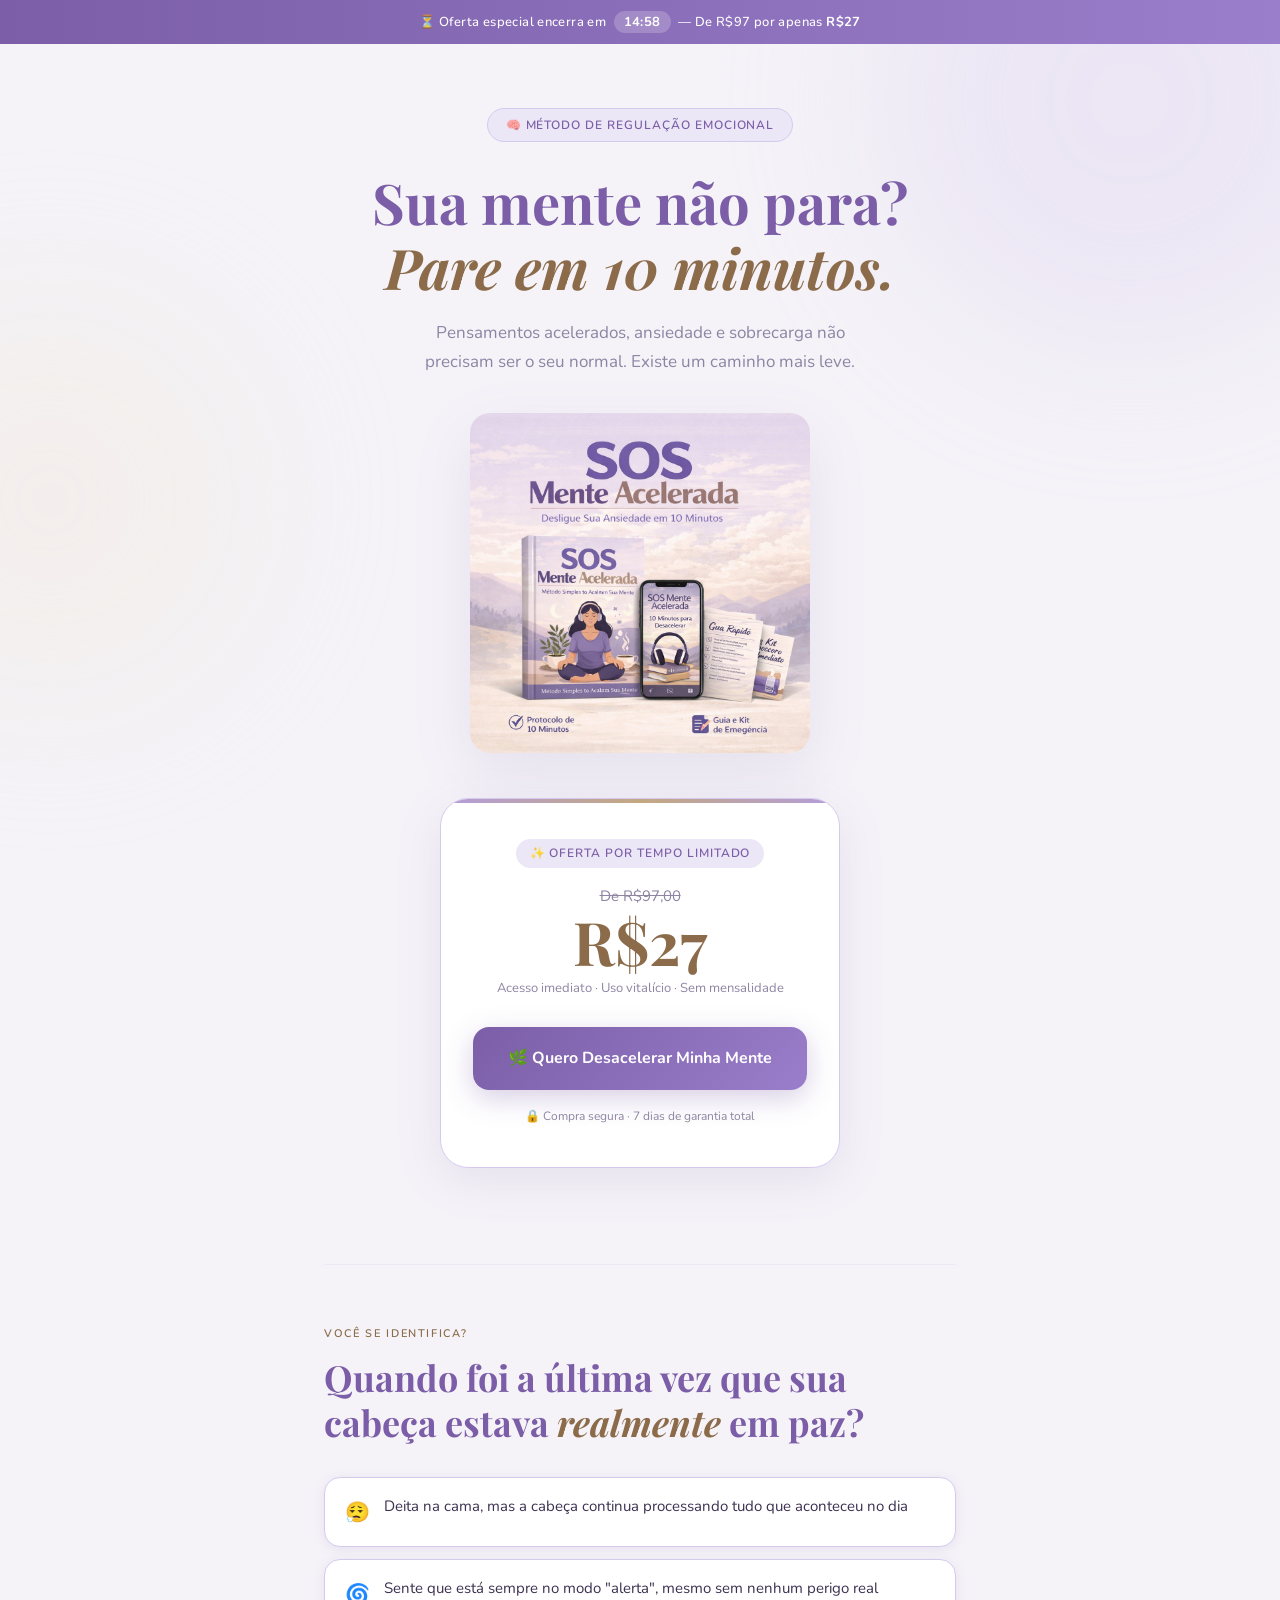
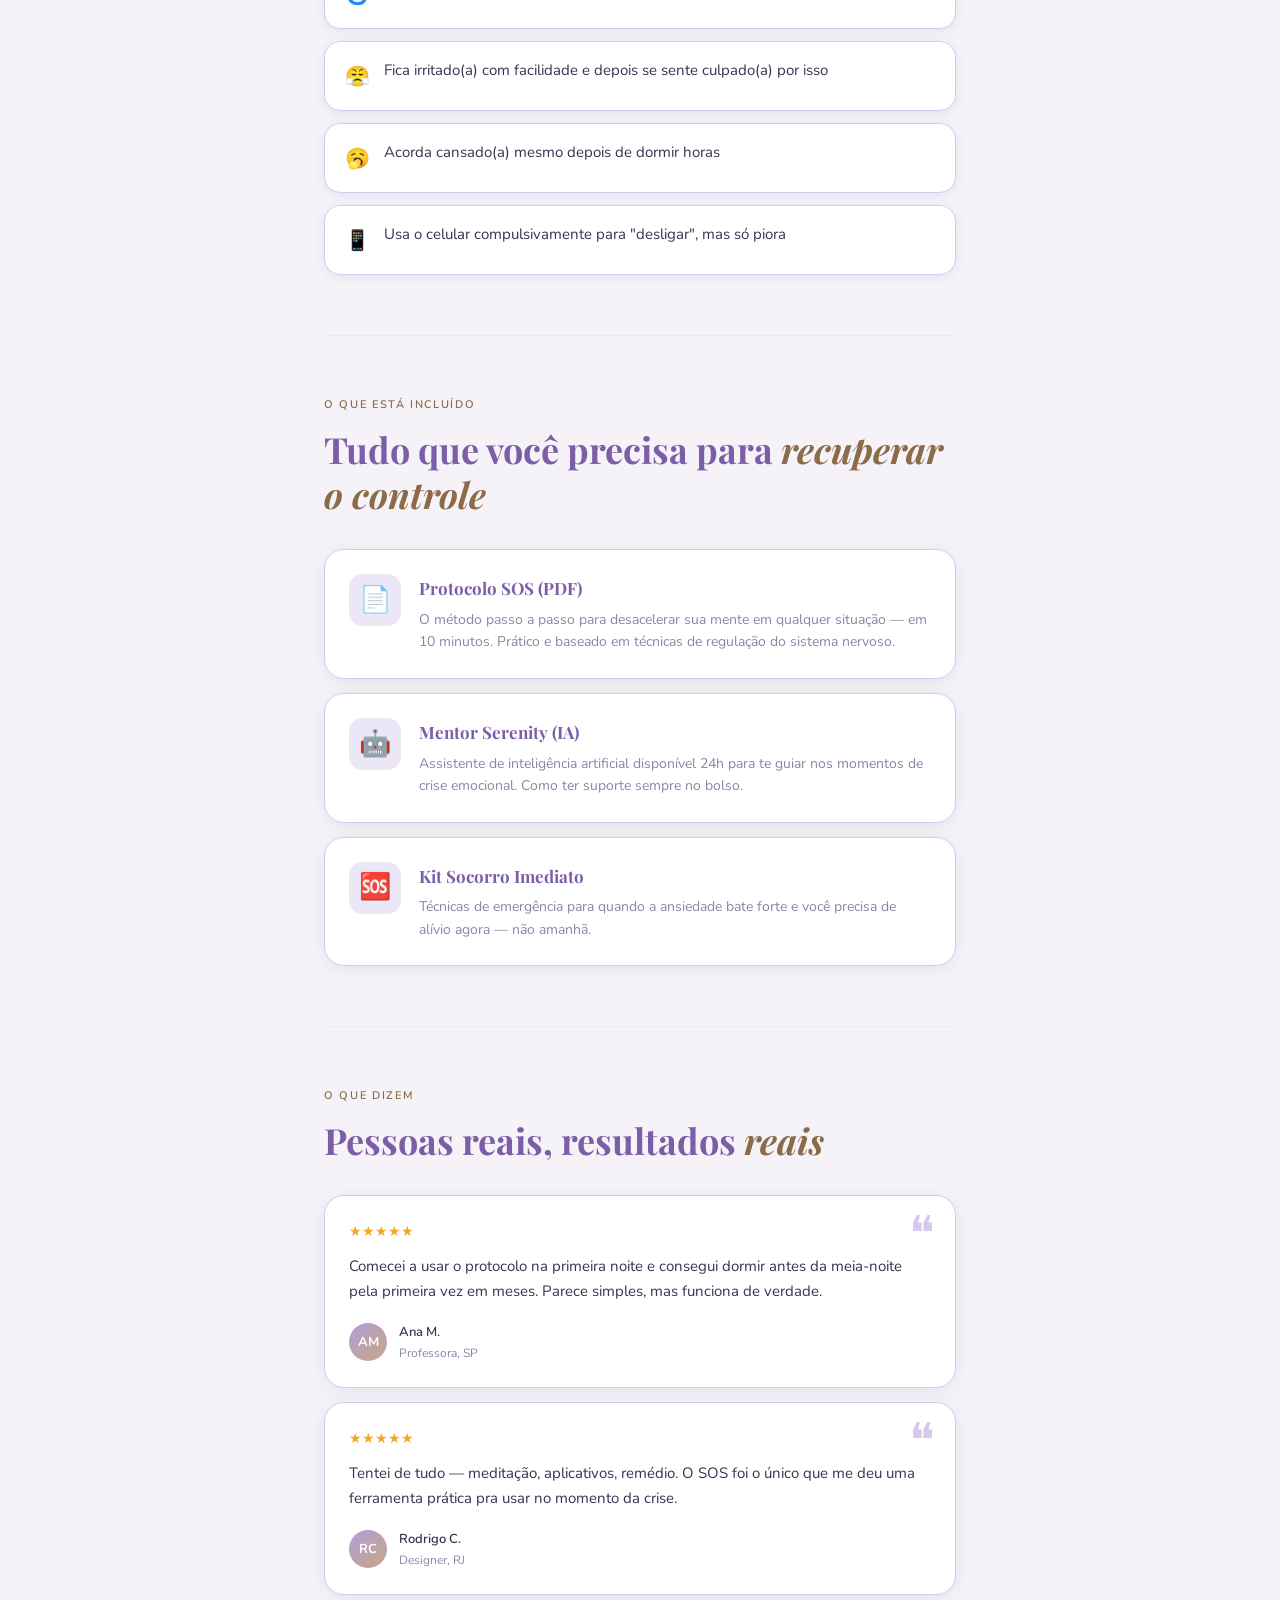
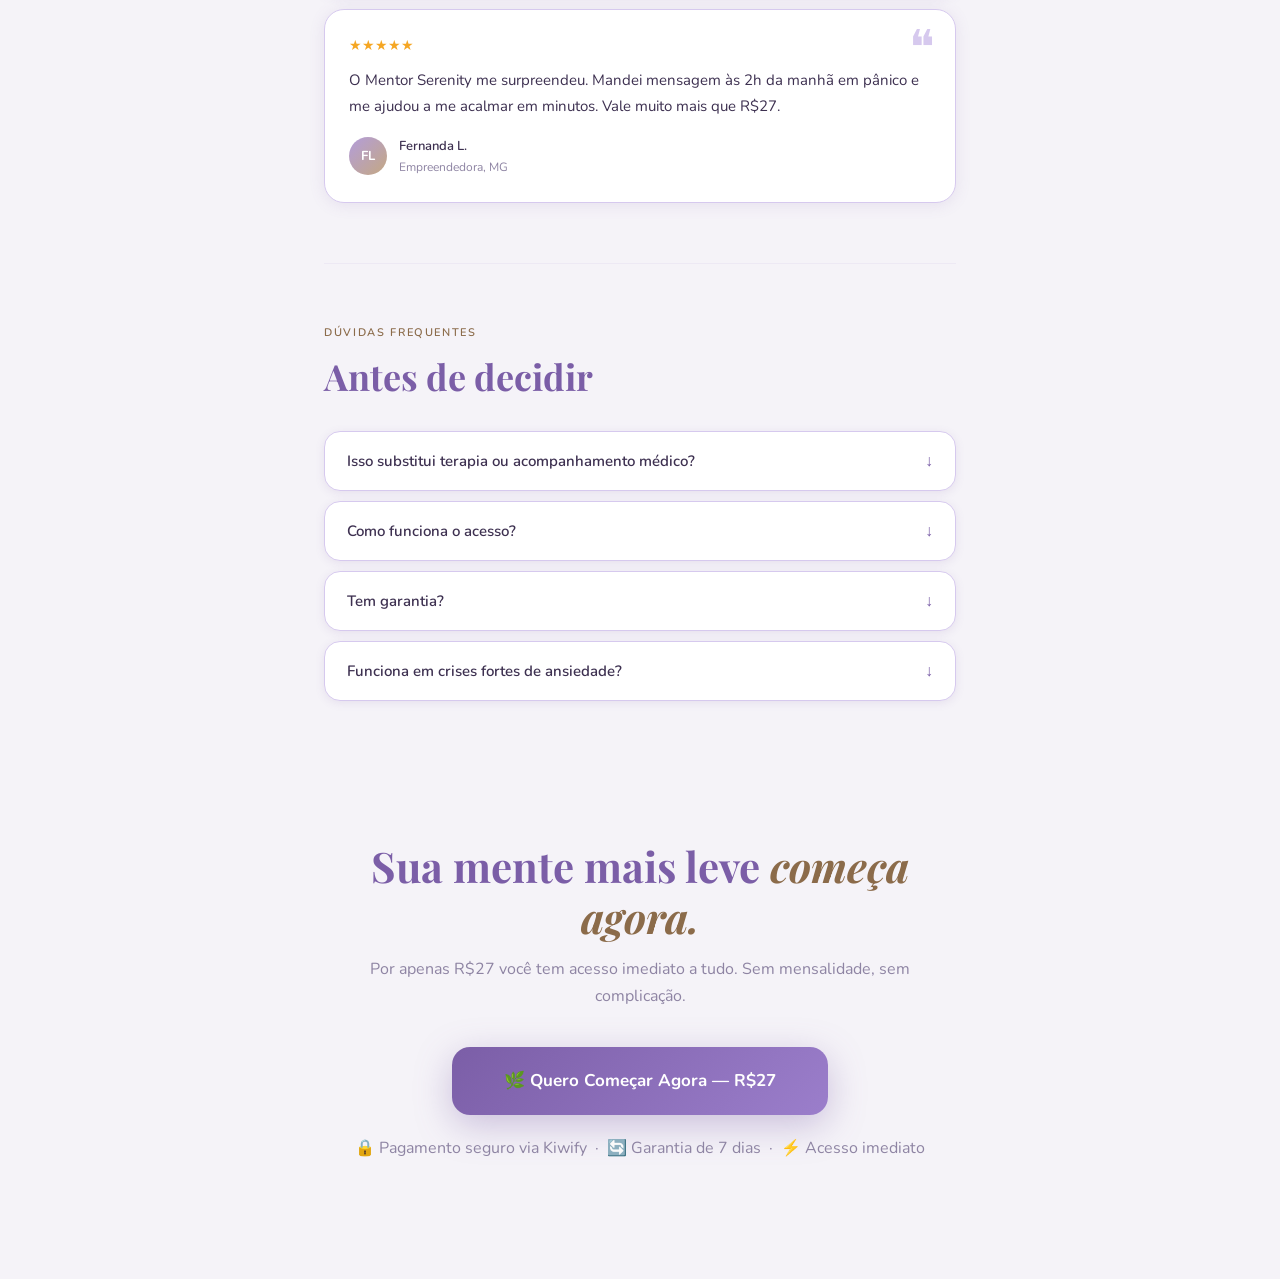
<file: index.html>
<!DOCTYPE html>
<html lang="pt-BR">
<head>
<meta charset="UTF-8">
<meta name="viewport" content="width=device-width, initial-scale=1.0">
<title>SOS Mente Acelerada — Pare os Pensamentos em 10 Minutos</title>

<!-- Meta Pixel Code -->
<script>
!function(f,b,e,v,n,t,s)
{if(f.fbq)return;n=f.fbq=function(){n.callMethod?
n.callMethod.apply(n,arguments):n.queue.push(arguments)};
if(!f._fbq)f._fbq=n;n.push=n;n.loaded=!0;n.version='2.0';
n.queue=[];t=b.createElement(e);t.async=!0;
t.src=v;s=b.getElementsByTagName(e)[0];
s.parentNode.insertBefore(t,s)}(window, document,'script',
'https://connect.facebook.net/en_US/fbevents.js');
fbq('init', '795628136958793');
fbq('track', 'PageView');
</script>
<noscript>
  <img height="1" width="1" style="display:none"
    src="https://www.facebook.com/tr?id=795628136958793&ev=PageView&noscript=1"/>
</noscript>
<!-- End Meta Pixel Code -->

<link href="https://fonts.googleapis.com/css2?family=Playfair+Display:ital,wght@0,700;1,400&family=Nunito:wght@300;400;500;600;700&display=swap" rel="stylesheet">
<style>
  :root {
    --bg:       #f5f3f8;
    --bg2:      #ede9f4;
    --white:    #ffffff;
    --purple:   #7b5ea7;
    --purple2:  #9b7ecb;
    --lavender: #b39ddb;
    --lilac:    #d6c9ee;
    --soft:     #ece7f6;
    --brown:    #8b6b4a;
    --brown-l:  #c4a882;
    --text:     #3d3050;
    --muted:    #8e84a3;
    --shadow:   rgba(123,94,167,0.12);
  }
  * { margin:0; padding:0; box-sizing:border-box; }
  body {
    background: var(--bg);
    color: var(--text);
    font-family: 'Nunito', sans-serif;
    font-weight: 400;
    line-height: 1.7;
    overflow-x: hidden;
  }
  .blob { position:fixed; border-radius:50%; filter:blur(80px); pointer-events:none; z-index:0; opacity:0.3; }
  .blob-1 { width:500px; height:500px; background:var(--lilac); top:-150px; right:-100px; }
  .blob-2 { width:400px; height:400px; background:#f0e6d3; bottom:200px; left:-150px; }

  .container { max-width:680px; margin:0 auto; padding:0 24px; position:relative; z-index:1; }

  /* TIMER */
  .timer-bar {
    background: linear-gradient(90deg, var(--purple), var(--purple2));
    padding:11px 24px; text-align:center;
    font-size:13px; color:#fff; font-weight:500; letter-spacing:0.03em;
    position:relative; z-index:10;
  }
  #countdown {
    font-weight:700; font-variant-numeric:tabular-nums;
    background:rgba(255,255,255,0.2); padding:2px 10px; border-radius:20px; margin:0 4px;
  }

  /* HERO */
  .hero { padding:64px 0 40px; text-align:center; }
  .badge {
    display:inline-flex; align-items:center; gap:8px;
    background:var(--soft); border:1px solid var(--lilac); border-radius:100px;
    padding:6px 18px; font-size:12px; color:var(--purple);
    letter-spacing:0.08em; text-transform:uppercase; font-weight:600;
    margin-bottom:28px; animation:fadeUp 0.6s ease both;
  }
  .hero h1 {
    font-family:'Playfair Display', serif; font-size:clamp(36px,8vw,56px);
    font-weight:700; color:var(--purple); line-height:1.15;
    margin-bottom:20px; animation:fadeUp 0.6s 0.1s ease both;
  }
  .hero h1 em { font-style:italic; color:var(--brown); }
  .hero p {
    font-size:17px; color:var(--muted); max-width:480px;
    margin:0 auto 36px; animation:fadeUp 0.6s 0.2s ease both;
  }
  .mockup-wrap {
    margin:0 auto 36px; max-width:340px;
    animation:fadeUp 0.6s 0.15s ease both;
  }
  .mockup-wrap img { width:100%; border-radius:20px; box-shadow:0 20px 60px var(--shadow); }

  /* PRICE CARD */
  .price-card {
    background:var(--white); border:1.5px solid var(--lilac); border-radius:28px;
    padding:40px 32px; text-align:center; margin:0 auto 56px; max-width:400px;
    box-shadow:0 12px 48px var(--shadow); animation:fadeUp 0.6s 0.3s ease both;
    position:relative; overflow:hidden;
  }
  .price-card::before {
    content:''; position:absolute; top:0; left:0; right:0; height:4px;
    background:linear-gradient(90deg,var(--lavender),var(--brown-l),var(--lavender));
  }
  .price-tag {
    display:inline-block; background:var(--soft); color:var(--purple);
    font-size:12px; font-weight:600; letter-spacing:0.08em; text-transform:uppercase;
    padding:4px 14px; border-radius:100px; margin-bottom:16px;
  }
  .price-old { font-size:15px; color:var(--muted); text-decoration:line-through; margin-bottom:2px; }
  .price-new {
    font-family:'Playfair Display',serif; font-size:60px;
    font-weight:700; color:var(--brown); line-height:1; margin-bottom:6px;
  }
  .price-note { font-size:13px; color:var(--muted); margin-bottom:28px; }
  .cta-btn {
    display:block; width:100%;
    background:linear-gradient(135deg,var(--purple) 0%,var(--purple2) 100%);
    color:#fff; font-family:'Nunito',sans-serif; font-weight:700; font-size:16px;
    padding:18px 32px; border-radius:16px; text-decoration:none;
    transition:transform 0.2s,box-shadow 0.2s;
    box-shadow:0 8px 28px rgba(123,94,167,0.3);
  }
  .cta-btn:hover { transform:translateY(-2px); box-shadow:0 14px 36px rgba(123,94,167,0.4); }
  .guarantee {
    display:flex; align-items:center; justify-content:center;
    gap:8px; font-size:12px; color:var(--muted); margin-top:16px;
  }

  /* SECTIONS */
  .section { padding:60px 0; border-top:1px solid var(--bg2); }
  .section-label {
    font-size:11px; letter-spacing:0.15em; text-transform:uppercase;
    color:var(--brown); font-weight:600; margin-bottom:12px;
  }
  .section h2 {
    font-family:'Playfair Display',serif; font-size:clamp(24px,5vw,36px);
    font-weight:700; color:var(--purple); line-height:1.25; margin-bottom:32px;
  }
  .section h2 em { font-style:italic; color:var(--brown); }

  /* SYMPTOMS */
  .symptom-list { list-style:none; display:flex; flex-direction:column; gap:12px; }
  .symptom-list li {
    display:flex; align-items:flex-start; gap:14px;
    background:var(--white); border:1px solid var(--lilac); border-radius:16px;
    padding:16px 20px; font-size:15px; box-shadow:0 2px 12px var(--shadow);
  }
  .symptom-list li .icon { font-size:20px; flex-shrink:0; margin-top:2px; }

  /* DELIVERABLES */
  .deliverables { display:flex; flex-direction:column; gap:14px; }
  .deliverable-card {
    background:var(--white); border:1px solid var(--lilac); border-radius:20px;
    padding:24px; display:flex; gap:18px; align-items:flex-start;
    box-shadow:0 2px 16px var(--shadow); transition:transform 0.2s,box-shadow 0.2s;
  }
  .deliverable-card:hover { transform:translateY(-2px); box-shadow:0 8px 28px var(--shadow); }
  .deliverable-icon {
    font-size:26px; flex-shrink:0; width:52px; height:52px;
    display:flex; align-items:center; justify-content:center;
    background:var(--soft); border-radius:14px;
  }
  .deliverable-card h3 {
    font-family:'Playfair Display',serif; font-size:17px;
    font-weight:700; color:var(--purple); margin-bottom:6px;
  }
  .deliverable-card p { font-size:14px; color:var(--muted); line-height:1.6; }

  /* TESTIMONIALS */
  .testimonials { display:flex; flex-direction:column; gap:14px; }
  .testimonial {
    background:var(--white); border:1px solid var(--lilac); border-radius:20px;
    padding:24px; box-shadow:0 2px 16px var(--shadow); position:relative;
  }
  .testimonial::after {
    content:'❝'; position:absolute; top:14px; right:20px;
    font-size:48px; color:var(--lilac); line-height:1;
  }
  .stars { color:#f5a623; font-size:14px; margin-bottom:10px; }
  .testimonial-text { font-size:15px; line-height:1.7; margin-bottom:16px; }
  .testimonial-author { display:flex; align-items:center; gap:12px; }
  .avatar {
    width:38px; height:38px; border-radius:50%;
    background:linear-gradient(135deg,var(--lavender),var(--brown-l));
    display:flex; align-items:center; justify-content:center;
    font-size:13px; font-weight:700; color:#fff;
  }
  .author-info .name { font-size:13px; font-weight:600; }
  .author-info .role { font-size:12px; color:var(--muted); }

  /* FAQ */
  .faq-list { display:flex; flex-direction:column; gap:10px; }
  .faq-item {
    background:var(--white); border:1px solid var(--lilac);
    border-radius:16px; overflow:hidden; box-shadow:0 2px 10px var(--shadow);
  }
  .faq-question {
    width:100%; background:none; border:none; color:var(--text);
    font-family:'Nunito',sans-serif; font-size:15px; font-weight:600;
    padding:18px 22px; text-align:left; cursor:pointer;
    display:flex; justify-content:space-between; align-items:center; gap:16px;
  }
  .faq-question .chevron { font-size:16px; color:var(--purple); transition:transform 0.3s; flex-shrink:0; }
  .faq-answer {
    max-height:0; overflow:hidden; transition:max-height 0.3s ease,padding 0.3s;
    font-size:14px; color:var(--muted); line-height:1.7; padding:0 22px;
  }
  .faq-item.open .faq-answer { max-height:200px; padding:0 22px 18px; }
  .faq-item.open .chevron { transform:rotate(180deg); }

  /* FINAL CTA */
  .final-cta { padding:80px 0; text-align:center; }
  .final-cta h2 {
    font-family:'Playfair Display',serif; font-size:clamp(28px,6vw,42px);
    font-weight:700; color:var(--purple); line-height:1.2; margin-bottom:14px;
  }
  .final-cta h2 em { font-style:italic; color:var(--brown); }
  .final-cta p { font-size:16px; color:var(--muted); margin-bottom:36px; }
  .cta-btn-large {
    display:inline-block;
    background:linear-gradient(135deg,var(--purple) 0%,var(--purple2) 100%);
    color:#fff; font-family:'Nunito',sans-serif; font-weight:700; font-size:17px;
    padding:20px 52px; border-radius:18px; text-decoration:none;
    transition:transform 0.2s,box-shadow 0.2s;
    box-shadow:0 10px 36px rgba(123,94,167,0.35); margin-bottom:20px;
  }
  .cta-btn-large:hover { transform:translateY(-3px); box-shadow:0 18px 48px rgba(123,94,167,0.45); }
  .footer-note { font-size:12px; color:var(--muted); }

  @keyframes fadeUp {
    from { opacity:0; transform:translateY(18px); }
    to   { opacity:1; transform:translateY(0); }
  }
  .reveal { opacity:0; transform:translateY(24px); transition:opacity 0.6s ease,transform 0.6s ease; }
  .reveal.visible { opacity:1; transform:translateY(0); }
</style>
</head>
<body>

<div class="blob blob-1"></div>
<div class="blob blob-2"></div>

<div class="timer-bar">
  ⏳ Oferta especial encerra em <span id="countdown">15:00</span> — De R$97 por apenas <strong>R$27</strong>
</div>

<div class="container">

  <section class="hero">
    <div class="badge">🧠 Método de regulação emocional</div>
    <h1>Sua mente não para?<br><em>Pare em 10 minutos.</em></h1>
    <p>Pensamentos acelerados, ansiedade e sobrecarga não precisam ser o seu normal. Existe um caminho mais leve.</p>
    <div class="mockup-wrap">
      <img src="ChatGPT_Image_18_mar_2026__17_12_51.png" alt="SOS Mente Acelerada">
    </div>
    <div class="price-card">
      <div class="price-tag">✨ Oferta por tempo limitado</div>
      <div class="price-old">De R$97,00</div>
      <div class="price-new">R$27</div>
      <div class="price-note">Acesso imediato · Uso vitalício · Sem mensalidade</div>
      <a href="https://pay.kiwify.com.br/rpnTNTQ" class="cta-btn">🌿 Quero Desacelerar Minha Mente</a>
      <div class="guarantee">🔒 Compra segura · 7 dias de garantia total</div>
    </div>
  </section>

  <section class="section reveal">
    <p class="section-label">Você se identifica?</p>
    <h2>Quando foi a última vez que sua cabeça estava <em>realmente</em> em paz?</h2>
    <ul class="symptom-list">
      <li><span class="icon">😮‍💨</span><span>Deita na cama, mas a cabeça continua processando tudo que aconteceu no dia</span></li>
      <li><span class="icon">🌀</span><span>Sente que está sempre no modo "alerta", mesmo sem nenhum perigo real</span></li>
      <li><span class="icon">😤</span><span>Fica irritado(a) com facilidade e depois se sente culpado(a) por isso</span></li>
      <li><span class="icon">🥱</span><span>Acorda cansado(a) mesmo depois de dormir horas</span></li>
      <li><span class="icon">📱</span><span>Usa o celular compulsivamente para "desligar", mas só piora</span></li>
    </ul>
  </section>

  <section class="section reveal">
    <p class="section-label">O que está incluído</p>
    <h2>Tudo que você precisa para <em>recuperar o controle</em></h2>
    <div class="deliverables">
      <div class="deliverable-card">
        <div class="deliverable-icon">📄</div>
        <div>
          <h3>Protocolo SOS (PDF)</h3>
          <p>O método passo a passo para desacelerar sua mente em qualquer situação — em 10 minutos. Prático e baseado em técnicas de regulação do sistema nervoso.</p>
        </div>
      </div>
      <div class="deliverable-card">
        <div class="deliverable-icon">🤖</div>
        <div>
          <h3>Mentor Serenity (IA)</h3>
          <p>Assistente de inteligência artificial disponível 24h para te guiar nos momentos de crise emocional. Como ter suporte sempre no bolso.</p>
        </div>
      </div>
      <div class="deliverable-card">
        <div class="deliverable-icon">🆘</div>
        <div>
          <h3>Kit Socorro Imediato</h3>
          <p>Técnicas de emergência para quando a ansiedade bate forte e você precisa de alívio agora — não amanhã.</p>
        </div>
      </div>
    </div>
  </section>

  <section class="section reveal">
    <p class="section-label">O que dizem</p>
    <h2>Pessoas reais, resultados <em>reais</em></h2>
    <div class="testimonials">
      <div class="testimonial">
        <div class="stars">★★★★★</div>
        <p class="testimonial-text">Comecei a usar o protocolo na primeira noite e consegui dormir antes da meia-noite pela primeira vez em meses. Parece simples, mas funciona de verdade.</p>
        <div class="testimonial-author">
          <div class="avatar">AM</div>
          <div class="author-info"><div class="name">Ana M.</div><div class="role">Professora, SP</div></div>
        </div>
      </div>
      <div class="testimonial">
        <div class="stars">★★★★★</div>
        <p class="testimonial-text">Tentei de tudo — meditação, aplicativos, remédio. O SOS foi o único que me deu uma ferramenta prática pra usar no momento da crise.</p>
        <div class="testimonial-author">
          <div class="avatar">RC</div>
          <div class="author-info"><div class="name">Rodrigo C.</div><div class="role">Designer, RJ</div></div>
        </div>
      </div>
      <div class="testimonial">
        <div class="stars">★★★★★</div>
        <p class="testimonial-text">O Mentor Serenity me surpreendeu. Mandei mensagem às 2h da manhã em pânico e me ajudou a me acalmar em minutos. Vale muito mais que R$27.</p>
        <div class="testimonial-author">
          <div class="avatar">FL</div>
          <div class="author-info"><div class="name">Fernanda L.</div><div class="role">Empreendedora, MG</div></div>
        </div>
      </div>
    </div>
  </section>

  <section class="section reveal">
    <p class="section-label">Dúvidas frequentes</p>
    <h2>Antes de decidir</h2>
    <div class="faq-list">
      <div class="faq-item">
        <button class="faq-question" onclick="toggleFaq(this)">Isso substitui terapia ou acompanhamento médico?<span class="chevron">↓</span></button>
        <div class="faq-answer">Não. O SOS Mente Acelerada é uma ferramenta de apoio emocional e autocuidado, não tratamento médico. Se você tem diagnóstico de ansiedade ou depressão, use em conjunto com seu acompanhamento profissional.</div>
      </div>
      <div class="faq-item">
        <button class="faq-question" onclick="toggleFaq(this)">Como funciona o acesso?<span class="chevron">↓</span></button>
        <div class="faq-answer">Imediatamente após o pagamento, você recebe um email com o link de acesso ao PDF e ao Mentor Serenity. Acesso vitalício, sem mensalidade, disponível no celular ou computador.</div>
      </div>
      <div class="faq-item">
        <button class="faq-question" onclick="toggleFaq(this)">Tem garantia?<span class="chevron">↓</span></button>
        <div class="faq-answer">Sim! Você tem 7 dias de garantia total. Se por qualquer motivo não gostar, basta pedir reembolso e devolvemos 100% do valor — sem burocracia.</div>
      </div>
      <div class="faq-item">
        <button class="faq-question" onclick="toggleFaq(this)">Funciona em crises fortes de ansiedade?<span class="chevron">↓</span></button>
        <div class="faq-answer">O Kit Socorro Imediato foi criado exatamente para esses momentos. As técnicas são baseadas em regulação do sistema nervoso autônomo e funcionam mesmo quando a ansiedade está intensa.</div>
      </div>
    </div>
  </section>

  <section class="final-cta reveal">
    <h2>Sua mente mais leve <em>começa agora.</em></h2>
    <p>Por apenas R$27 você tem acesso imediato a tudo. Sem mensalidade, sem complicação.</p>
    <a href="https://pay.kiwify.com.br/rpnTNTQ" class="cta-btn-large">🌿 Quero Começar Agora — R$27</a><br>
    <p class="footer-note">🔒 Pagamento seguro via Kiwify &nbsp;·&nbsp; 🔄 Garantia de 7 dias &nbsp;·&nbsp; ⚡ Acesso imediato</p>
  </section>

</div>

<script>
  let total = 15*60;
  const el = document.getElementById('countdown');
  const iv = setInterval(()=>{
    total--;
    if(total<=0){clearInterval(iv);el.textContent='00:00';return;}
    el.textContent=String(Math.floor(total/60)).padStart(2,'0')+':'+String(total%60).padStart(2,'0');
  },1000);

  const obs = new IntersectionObserver(e=>e.forEach(x=>{if(x.isIntersecting)x.target.classList.add('visible');}),{threshold:0.08});
  document.querySelectorAll('.reveal').forEach(r=>obs.observe(r));

  function toggleFaq(btn){
    const item=btn.closest('.faq-item');
    const open=item.classList.contains('open');
    document.querySelectorAll('.faq-item').forEach(i=>i.classList.remove('open'));
    if(!open)item.classList.add('open');
  }

  // Pixel — ViewContent ao carregar
  if(typeof fbq !== 'undefined'){
    fbq('track', 'ViewContent', {value:27.00, currency:'BRL', content_name:'SOS Mente Acelerada', content_type:'product'});
  }

  // Pixel — InitiateCheckout ao clicar nos botoes de compra
  document.querySelectorAll('a[href*="kiwify"]').forEach(function(btn){
    btn.addEventListener('click', function(){
      if(typeof fbq !== 'undefined'){
        fbq('track', 'InitiateCheckout', {value:27.00, currency:'BRL', content_name:'SOS Mente Acelerada', content_type:'product'});
      }
    });
  });
</script>
</body>
</html>
</file>
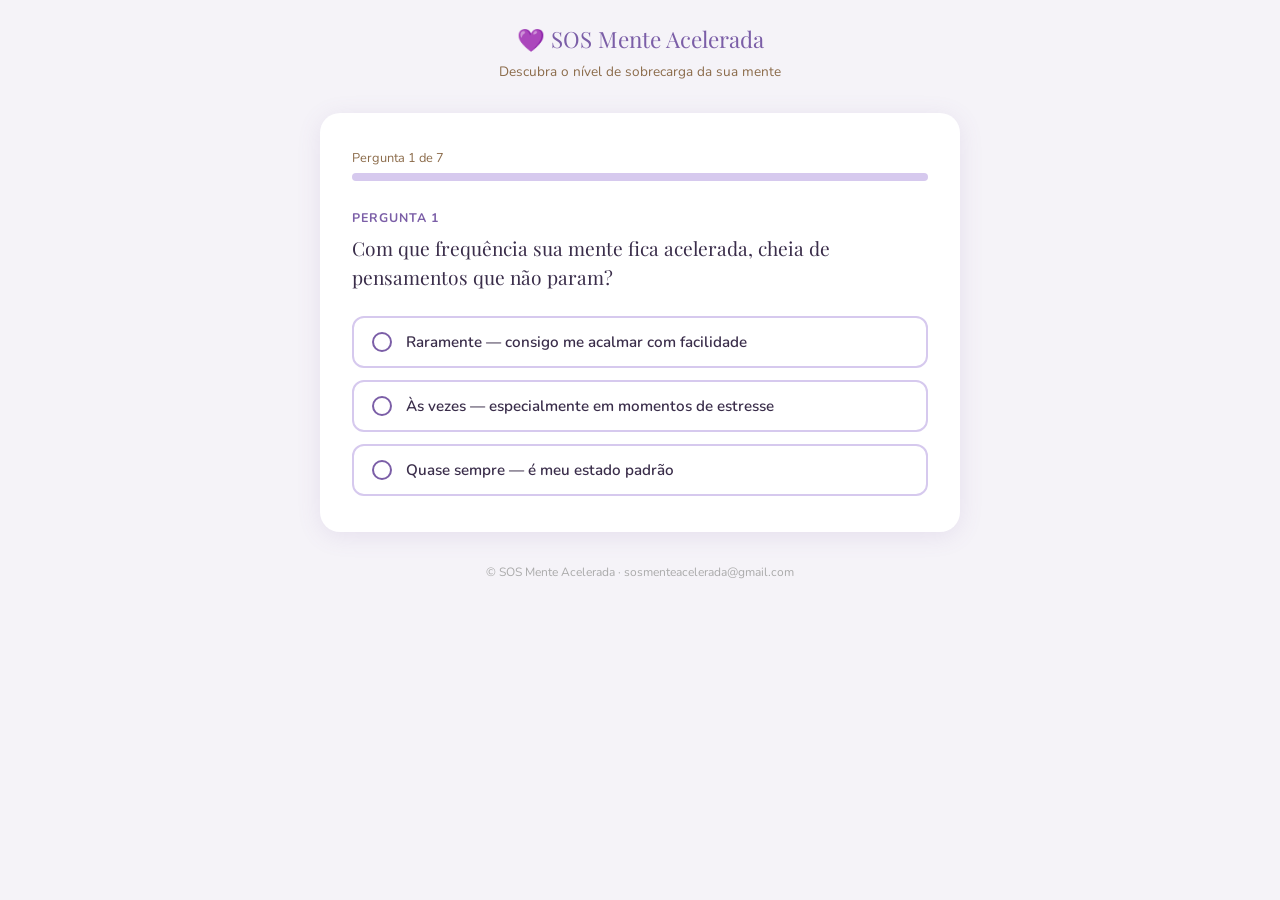
<file: quiz.html>
<!DOCTYPE html>
<html lang="pt-BR">
<head>
  <meta charset="UTF-8" />
  <meta name="viewport" content="width=device-width, initial-scale=1.0" />
  <title>Quiz – SOS Mente Acelerada</title>

  <!-- Meta Pixel Code -->
  <script>
    !function(f,b,e,v,n,t,s){
      if(f.fbq)return;n=f.fbq=function(){n.callMethod?
      n.callMethod.apply(n,arguments):n.queue.push(arguments)};
      if(!f._fbq)f._fbq=n;n.push=n;n.loaded=!0;n.version='2.0';
      n.queue=[];t=b.createElement(e);t.async=!0;
      t.src=v;s=b.getElementsByTagName(e)[0];
      s.parentNode.insertBefore(t,s)
    }(window,document,'script','https://connect.facebook.net/en_US/fbevents.js');
    fbq('init', '795628136958793');
    fbq('track', 'PageView');
  </script>
  <noscript>
    <img height="1" width="1" style="display:none"
      src="https://www.facebook.com/tr?id=795628136958793&ev=PageView&noscript=1"/>
  </noscript>
  <!-- End Meta Pixel Code -->

  <link rel="preconnect" href="https://fonts.googleapis.com" />
  <link rel="preconnect" href="https://fonts.gstatic.com" crossorigin />
  <link href="https://fonts.googleapis.com/css2?family=Playfair+Display:wght@600;700&family=Nunito:wght@400;600;700&display=swap" rel="stylesheet" />

  <style>
    *, *::before, *::after { box-sizing: border-box; margin: 0; padding: 0; }

    :root {
      --roxo:   #7b5ea7;
      --lilas:  #d6c9ee;
      --marrom: #8b6b4a;
      --creme:  #f5f3f8;
      --texto:  #3a2d4a;
    }

    body {
      background: var(--creme);
      font-family: 'Nunito', sans-serif;
      color: var(--texto);
      min-height: 100vh;
      display: flex;
      flex-direction: column;
      align-items: center;
      padding: 24px 16px 48px;
    }

    /* ── LOGO / HEADER ── */
    .logo {
      font-family: 'Playfair Display', serif;
      font-size: 1.4rem;
      color: var(--roxo);
      margin-bottom: 8px;
      text-align: center;
    }
    .tagline {
      font-size: .85rem;
      color: var(--marrom);
      margin-bottom: 32px;
      text-align: center;
    }

    /* ── CARD ── */
    .card {
      background: #fff;
      border-radius: 20px;
      box-shadow: 0 4px 24px rgba(123,94,167,.12);
      max-width: 640px;
      width: 100%;
      padding: 36px 32px;
    }

    /* ── PROGRESS ── */
    .progress-wrap {
      margin-bottom: 28px;
    }
    .progress-label {
      font-size: .8rem;
      color: var(--marrom);
      margin-bottom: 6px;
    }
    .progress-bar {
      background: var(--lilas);
      border-radius: 99px;
      height: 8px;
    }
    .progress-fill {
      background: var(--roxo);
      height: 8px;
      border-radius: 99px;
      transition: width .4s ease;
      width: 0%;
    }

    /* ── QUESTION ── */
    .question-num {
      font-size: .78rem;
      font-weight: 700;
      color: var(--roxo);
      text-transform: uppercase;
      letter-spacing: .08em;
      margin-bottom: 8px;
    }
    .question-text {
      font-family: 'Playfair Display', serif;
      font-size: 1.2rem;
      line-height: 1.5;
      margin-bottom: 24px;
    }

    /* ── OPTIONS ── */
    .options { display: flex; flex-direction: column; gap: 12px; }
    .option {
      display: flex;
      align-items: center;
      gap: 14px;
      padding: 14px 18px;
      border: 2px solid var(--lilas);
      border-radius: 12px;
      cursor: pointer;
      transition: all .2s;
      font-size: .95rem;
      font-weight: 600;
      background: #fff;
    }
    .option:hover { border-color: var(--roxo); background: var(--creme); }
    .option.selected { border-color: var(--roxo); background: var(--lilas); }
    .option-dot {
      width: 20px; height: 20px;
      border-radius: 50%;
      border: 2px solid var(--roxo);
      flex-shrink: 0;
      display: flex; align-items: center; justify-content: center;
    }
    .option.selected .option-dot::after {
      content: '';
      width: 10px; height: 10px;
      border-radius: 50%;
      background: var(--roxo);
    }

    /* ── BUTTONS ── */
    .btn-next {
      margin-top: 28px;
      width: 100%;
      padding: 16px;
      background: var(--roxo);
      color: #fff;
      border: none;
      border-radius: 12px;
      font-family: 'Nunito', sans-serif;
      font-size: 1rem;
      font-weight: 700;
      cursor: pointer;
      transition: background .2s, transform .1s;
      display: none;
    }
    .btn-next:hover { background: #6a4e96; transform: translateY(-1px); }
    .btn-next.visible { display: block; }

    /* ── LEAD FORM ── */
    .lead-form { display: flex; flex-direction: column; gap: 16px; }
    .lead-intro {
      font-family: 'Playfair Display', serif;
      font-size: 1.15rem;
      margin-bottom: 8px;
      line-height: 1.5;
    }
    .lead-sub { font-size: .9rem; color: #666; margin-bottom: 8px; }
    .field-label { font-size: .85rem; font-weight: 700; color: var(--marrom); margin-bottom: 4px; }
    .field-input {
      width: 100%;
      padding: 14px 16px;
      border: 2px solid var(--lilas);
      border-radius: 12px;
      font-family: 'Nunito', sans-serif;
      font-size: .95rem;
      color: var(--texto);
      background: #fff;
      transition: border .2s;
    }
    .field-input:focus { outline: none; border-color: var(--roxo); }
    .btn-submit {
      padding: 16px;
      background: var(--roxo);
      color: #fff;
      border: none;
      border-radius: 12px;
      font-family: 'Nunito', sans-serif;
      font-size: 1rem;
      font-weight: 700;
      cursor: pointer;
      transition: background .2s;
      margin-top: 4px;
    }
    .btn-submit:hover { background: #6a4e96; }
    .btn-submit:disabled { background: #b3a0ce; cursor: not-allowed; }

    /* ── RESULT ── */
    .result-icon { font-size: 3rem; text-align: center; margin-bottom: 16px; }
    .result-title {
      font-family: 'Playfair Display', serif;
      font-size: 1.4rem;
      text-align: center;
      margin-bottom: 12px;
    }
    .result-body { font-size: .95rem; line-height: 1.7; color: #555; margin-bottom: 24px; }
    .result-badge {
      display: inline-block;
      background: var(--lilas);
      color: var(--roxo);
      font-weight: 700;
      border-radius: 99px;
      padding: 6px 16px;
      font-size: .85rem;
      margin-bottom: 20px;
    }
    .btn-cta {
      display: block;
      width: 100%;
      padding: 18px;
      background: var(--roxo);
      color: #fff;
      border: none;
      border-radius: 14px;
      font-family: 'Nunito', sans-serif;
      font-size: 1.05rem;
      font-weight: 700;
      cursor: pointer;
      text-align: center;
      text-decoration: none;
      transition: background .2s, transform .1s;
    }
    .btn-cta:hover { background: #6a4e96; transform: translateY(-2px); }
    .cta-sub { font-size: .8rem; color: #999; text-align: center; margin-top: 10px; }

    /* ── LOADING ── */
    .loading { text-align: center; padding: 24px 0; }
    .spinner {
      width: 40px; height: 40px;
      border: 4px solid var(--lilas);
      border-top-color: var(--roxo);
      border-radius: 50%;
      animation: spin .8s linear infinite;
      margin: 0 auto 16px;
    }
    @keyframes spin { to { transform: rotate(360deg); } }

    /* ── FOOTER ── */
    .footer { margin-top: 32px; font-size: .75rem; color: #aaa; text-align: center; }

    /* ── HIDDEN ── */
    .hidden { display: none !important; }

    @media (max-width: 480px) {
      .card { padding: 28px 20px; }
      .question-text { font-size: 1.05rem; }
    }
  </style>
</head>
<body>

  <div class="logo">💜 SOS Mente Acelerada</div>
  <p class="tagline">Descubra o nível de sobrecarga da sua mente</p>

  <!-- QUIZ CARD -->
  <div class="card" id="quiz-card">
    <div class="progress-wrap">
      <div class="progress-label" id="progress-label">Pergunta 1 de 7</div>
      <div class="progress-bar"><div class="progress-fill" id="progress-fill"></div></div>
    </div>

    <div id="question-block">
      <div class="question-num" id="question-num">Pergunta 1</div>
      <div class="question-text" id="question-text"></div>
      <div class="options" id="options-list"></div>
      <button class="btn-next" id="btn-next" onclick="nextQuestion()">Próxima →</button>
    </div>
  </div>

  <!-- LEAD FORM CARD -->
  <div class="card hidden" id="lead-card">
    <p class="lead-intro">Quase lá! Para revelar o seu resultado personalizado, preciso saber com quem estou falando 💜</p>
    <p class="lead-sub">Seus dados são confidenciais e usados apenas para enviar o seu diagnóstico.</p>
    <div class="lead-form">
      <div>
        <div class="field-label">Seu nome</div>
        <input class="field-input" type="text" id="lead-name" placeholder="Como posso te chamar?" />
      </div>
      <div>
        <div class="field-label">Seu melhor e-mail</div>
        <input class="field-input" type="email" id="lead-email" placeholder="seu@email.com" />
      </div>
      <button class="btn-submit" id="btn-submit" onclick="submitLead()">Ver meu resultado →</button>
    </div>
  </div>

  <!-- LOADING CARD -->
  <div class="card hidden" id="loading-card">
    <div class="loading">
      <div class="spinner"></div>
      <p style="color:var(--marrom);font-weight:600;">Analisando suas respostas…</p>
    </div>
  </div>

  <!-- RESULT CARD -->
  <div class="card hidden" id="result-card">
    <div class="result-icon" id="result-icon"></div>
    <div class="result-title" id="result-title"></div>
    <div style="text-align:center"><span class="result-badge" id="result-badge"></span></div>
    <p class="result-body" id="result-body"></p>
    <a class="btn-cta" id="result-cta" href="#">Ver minha solução agora →</a>
    <p class="cta-sub" id="cta-sub"></p>
  </div>

  <div class="footer">© SOS Mente Acelerada · sosmenteacelerada@gmail.com</div>

  <script>
    // ─────────────────────────────────────────────
    // CONFIGURAÇÃO — substitua pela URL real do n8n
    // ─────────────────────────────────────────────
    const WEBHOOK_URL = 'https://sosmente.app.n8n.cloud/webhook/quiz-lead';
    const CHECKOUT_URL = 'https://pay.kiwify.com.br/rpnTNTQ';
    const SALES_PAGE   = 'https://solucoescotidianas.github.io/Paginadevendassosasiedade/';

    // ─────────────────────────────────────────────
    // PERGUNTAS (7 perguntas, pontuação 1–3 cada)
    // Score mín: 7 | máx: 21 | threshold: ≥14 = alto
    // ─────────────────────────────────────────────
    const questions = [
      {
        text: "Com que frequência sua mente fica acelerada, cheia de pensamentos que não param?",
        options: [
          { label: "Raramente — consigo me acalmar com facilidade", score: 1 },
          { label: "Às vezes — especialmente em momentos de estresse", score: 2 },
          { label: "Quase sempre — é meu estado padrão", score: 3 }
        ]
      },
      {
        text: "Você tem dificuldade para dormir por causa de preocupações ou pensamentos?",
        options: [
          { label: "Não, costumo dormir bem", score: 1 },
          { label: "Às vezes demoro para pegar no sono", score: 2 },
          { label: "Com frequência — acordo no meio da noite ou não consigo adormecer", score: 3 }
        ]
      },
      {
        text: "Você sente sintomas físicos como aperto no peito, falta de ar, nó na garganta ou coração acelerado?",
        options: [
          { label: "Raramente", score: 1 },
          { label: "De vez em quando", score: 2 },
          { label: "Com frequência ou quase todo dia", score: 3 }
        ]
      },
      {
        text: "Situações do dia a dia (trânsito, prazo, fila) te deixam ansioso(a) ou irritado(a) de forma desproporcional?",
        options: [
          { label: "Raramente perco o equilíbrio", score: 1 },
          { label: "Às vezes reajo mais do que deveria", score: 2 },
          { label: "Sempre — me sinto no limite", score: 3 }
        ]
      },
      {
        text: "Como está seu nível de energia e foco ao longo do dia?",
        options: [
          { label: "Razoável — me canso no final do dia como qualquer pessoa", score: 1 },
          { label: "Oscilo bastante — há momentos de pico e de queda brusca", score: 2 },
          { label: "Exausto(a) — me sinto mentalmente esgotado(a) quase sempre", score: 3 }
        ]
      },
      {
        text: "Sua ansiedade já te impediu de fazer algo que você queria (sair, falar, agir)?",
        options: [
          { label: "Não, raramente me limita", score: 1 },
          { label: "Algumas vezes sim", score: 2 },
          { label: "Com frequência — já deixei oportunidades passarem por isso", score: 3 }
        ]
      },
      {
        text: "Como você descreveria sua relação com a ansiedade hoje?",
        options: [
          { label: "Está sob controle — lido bem com ela", score: 1 },
          { label: "É incômoda, mas ainda consigo funcionar", score: 2 },
          { label: "Está dominando minha vida e preciso de ajuda urgente", score: 3 }
        ]
      }
    ];

    // ─────────────────────────────────────────────
    // ESTADO
    // ─────────────────────────────────────────────
    let currentQ = 0;
    let totalScore = 0;
    let selectedScore = null;
    let answers = [];

    // ─────────────────────────────────────────────
    // INICIALIZAÇÃO
    // ─────────────────────────────────────────────
    function renderQuestion() {
      const q = questions[currentQ];
      const total = questions.length;

      document.getElementById('progress-label').textContent =
        `Pergunta ${currentQ + 1} de ${total}`;
      document.getElementById('progress-fill').style.width =
        `${((currentQ) / total) * 100}%`;
      document.getElementById('question-num').textContent =
        `Pergunta ${currentQ + 1}`;
      document.getElementById('question-text').textContent = q.text;

      const list = document.getElementById('options-list');
      list.innerHTML = '';
      selectedScore = null;
      document.getElementById('btn-next').classList.remove('visible');

      q.options.forEach((opt, i) => {
        const div = document.createElement('div');
        div.className = 'option';
        div.innerHTML = `<div class="option-dot"></div><span>${opt.label}</span>`;
        div.onclick = () => selectOption(div, opt.score, i);
        list.appendChild(div);
      });
    }

    function selectOption(el, score, idx) {
      document.querySelectorAll('.option').forEach(o => o.classList.remove('selected'));
      el.classList.add('selected');
      selectedScore = score;
      document.getElementById('btn-next').classList.add('visible');
    }

    function nextQuestion() {
      if (selectedScore === null) return;
      totalScore += selectedScore;
      answers.push({ question: questions[currentQ].text, score: selectedScore });
      currentQ++;

      if (currentQ < questions.length) {
        renderQuestion();
      } else {
        // Atualiza barra para 100%
        document.getElementById('progress-fill').style.width = '100%';
        showLeadForm();
      }
    }

    // ─────────────────────────────────────────────
    // FORMULÁRIO DE LEAD
    // ─────────────────────────────────────────────
    function showLeadForm() {
      document.getElementById('quiz-card').classList.add('hidden');
      document.getElementById('lead-card').classList.remove('hidden');
    }

    async function submitLead() {
      const name  = document.getElementById('lead-name').value.trim();
      const email = document.getElementById('lead-email').value.trim();

      if (!name || !email) {
        alert('Por favor, preencha seu nome e e-mail para ver o resultado 💜');
        return;
      }

      const emailRegex = /^[^\s@]+@[^\s@]+\.[^\s@]+$/;
      if (!emailRegex.test(email)) {
        alert('Por favor, insira um e-mail válido.');
        return;
      }

      const btn = document.getElementById('btn-submit');
      btn.disabled = true;
      btn.textContent = 'Analisando…';

      // Dispara evento Lead no Pixel
      if (typeof fbq !== 'undefined') {
        fbq('track', 'Lead', { value: totalScore, currency: 'BRL' });
      }

      document.getElementById('lead-card').classList.add('hidden');
      document.getElementById('loading-card').classList.remove('hidden');

      const nivel = totalScore >= 14 ? 'alto' : 'baixo';

      const payload = {
        nome: name,
        email: email,
        score: totalScore,
        nivel: nivel,
        respostas: answers,
        origem: 'quiz',
        timestamp: new Date().toISOString()
      };

      try {
        await fetch(WEBHOOK_URL, {
          method: 'POST',
          headers: { 'Content-Type': 'application/json' },
          body: JSON.stringify(payload)
        });
      } catch (e) {
        console.warn('Webhook indisponível:', e);
      }

      setTimeout(() => showResult(nivel, name), 1800);
    }

    // ─────────────────────────────────────────────
    // RESULTADO
    // ─────────────────────────────────────────────
    function showResult(nivel, name) {
      document.getElementById('loading-card').classList.add('hidden');
      document.getElementById('result-card').classList.remove('hidden');

      const firstName = name.split(' ')[0];

      if (nivel === 'alto') {
        document.getElementById('result-icon').textContent  = '🚨';
        document.getElementById('result-title').textContent =
          `${firstName}, sua mente precisa de socorro agora`;
        document.getElementById('result-badge').textContent =
          `Nível de sobrecarga: ALTO (${totalScore}/21)`;
        document.getElementById('result-body').innerHTML =
          `Suas respostas mostram sinais claros de uma mente em <strong>sobrecarga intensa</strong>.
          A ansiedade está consumindo sua energia, seu sono e sua qualidade de vida.<br><br>
          A boa notícia: existe um protocolo específico criado para isso.
          O <strong>SOS Mente Acelerada</strong> vai te dar ferramentas práticas para
          desacelerar sua mente hoje — não daqui a meses.`;
        document.getElementById('result-cta').href = CHECKOUT_URL;
        document.getElementById('result-cta').textContent = '🛒 Quero o SOS agora por R$27 →';
        document.getElementById('cta-sub').textContent =
          'De R$97 por R$27 — acesso imediato ao protocolo + Mentor IA Serenity';
      } else {
        document.getElementById('result-icon').textContent  = '💛';
        document.getElementById('result-title').textContent =
          `${firstName}, você está no caminho certo!`;
        document.getElementById('result-badge').textContent =
          `Nível de sobrecarga: MODERADO (${totalScore}/21)`;
        document.getElementById('result-body').innerHTML =
          `Você ainda mantém algum equilíbrio, mas os sinais de alerta estão aparecendo.
          Se não cuidar agora, tende a piorar.<br><br>
          O <strong>SOS Mente Acelerada</strong> pode te ajudar a construir uma base sólida
          de tranquilidade antes que a ansiedade tome conta de vez.
          É muito mais fácil agir antes de chegar no limite.`;
        document.getElementById('result-cta').href = CHECKOUT_URL;
        document.getElementById('result-cta').textContent = '💜 Quero me cuidar agora →';
        document.getElementById('cta-sub').textContent =
          'Acesso imediato · R$27 · Garantia de 7 dias';
      }
    }

    // ─────────────────────────────────────────────
    // START
    // ─────────────────────────────────────────────
    renderQuestion();
  </script>
</body>
</html>
</file>
